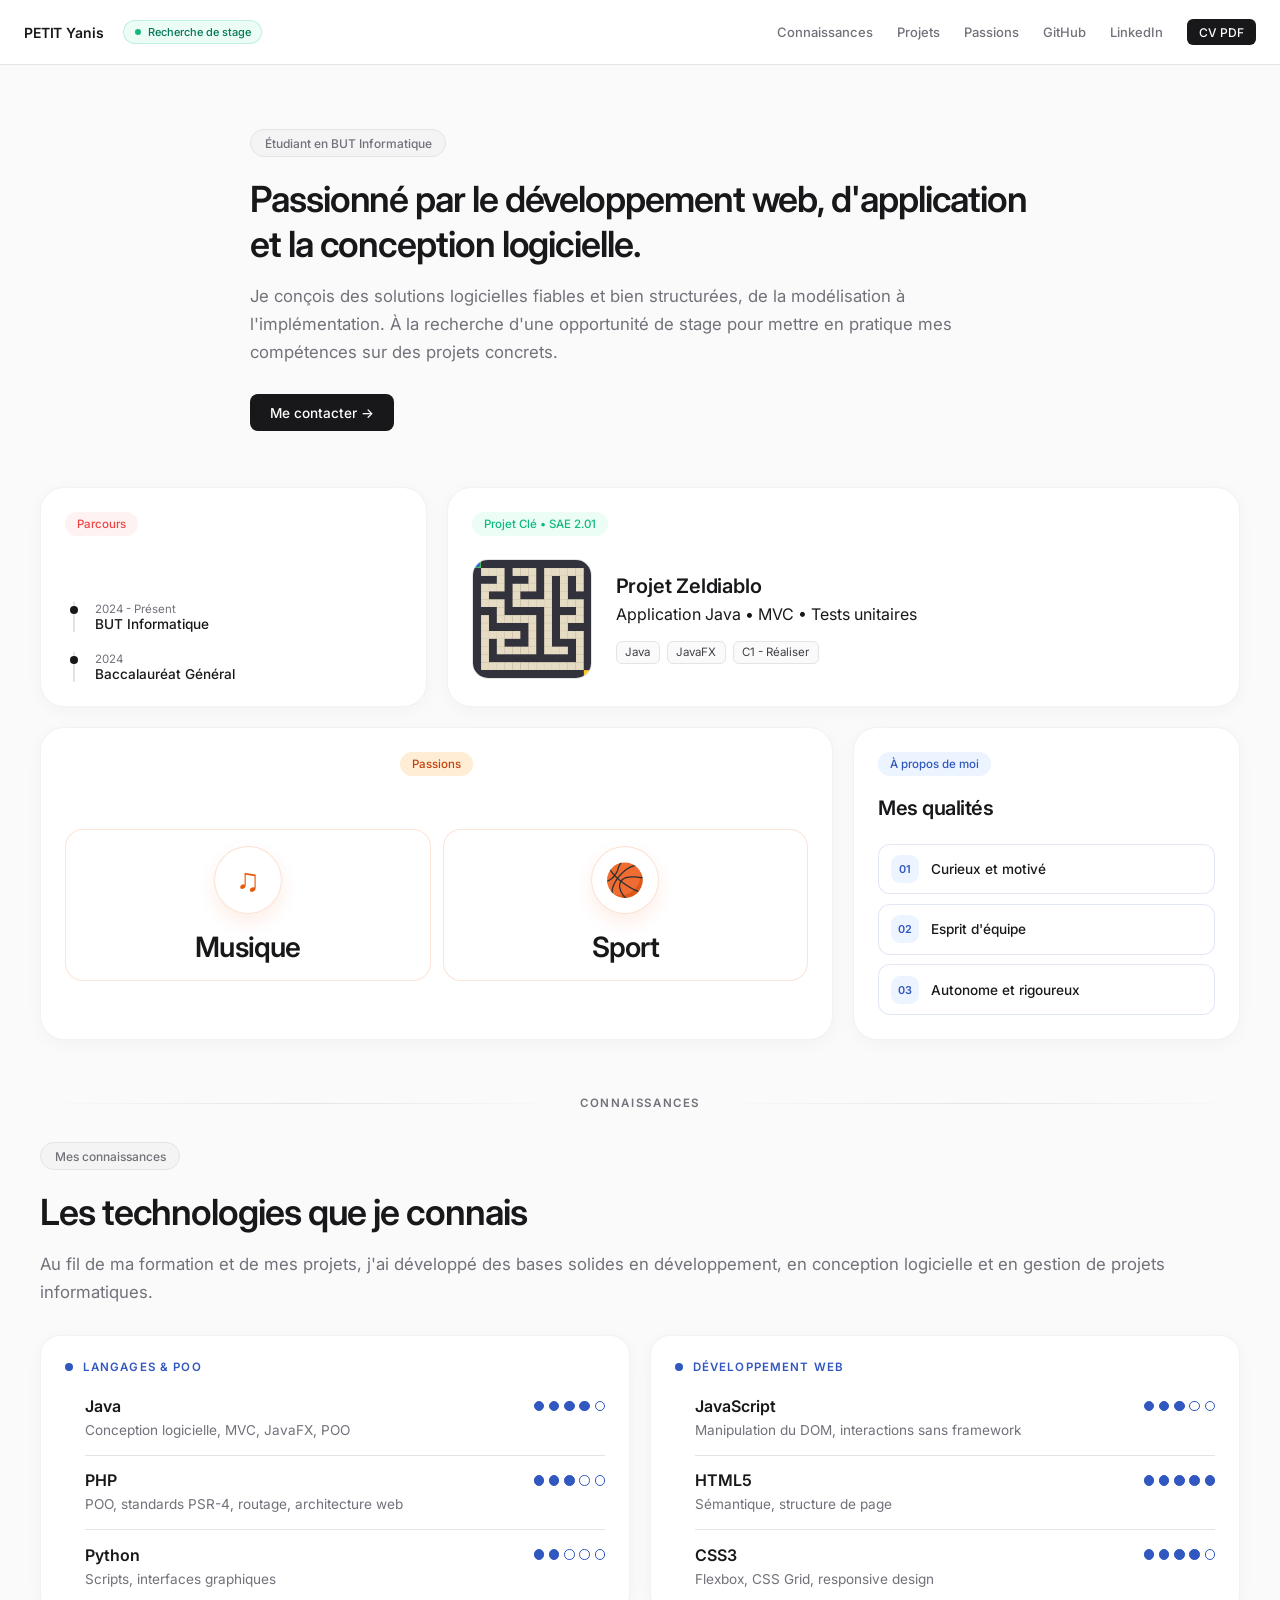
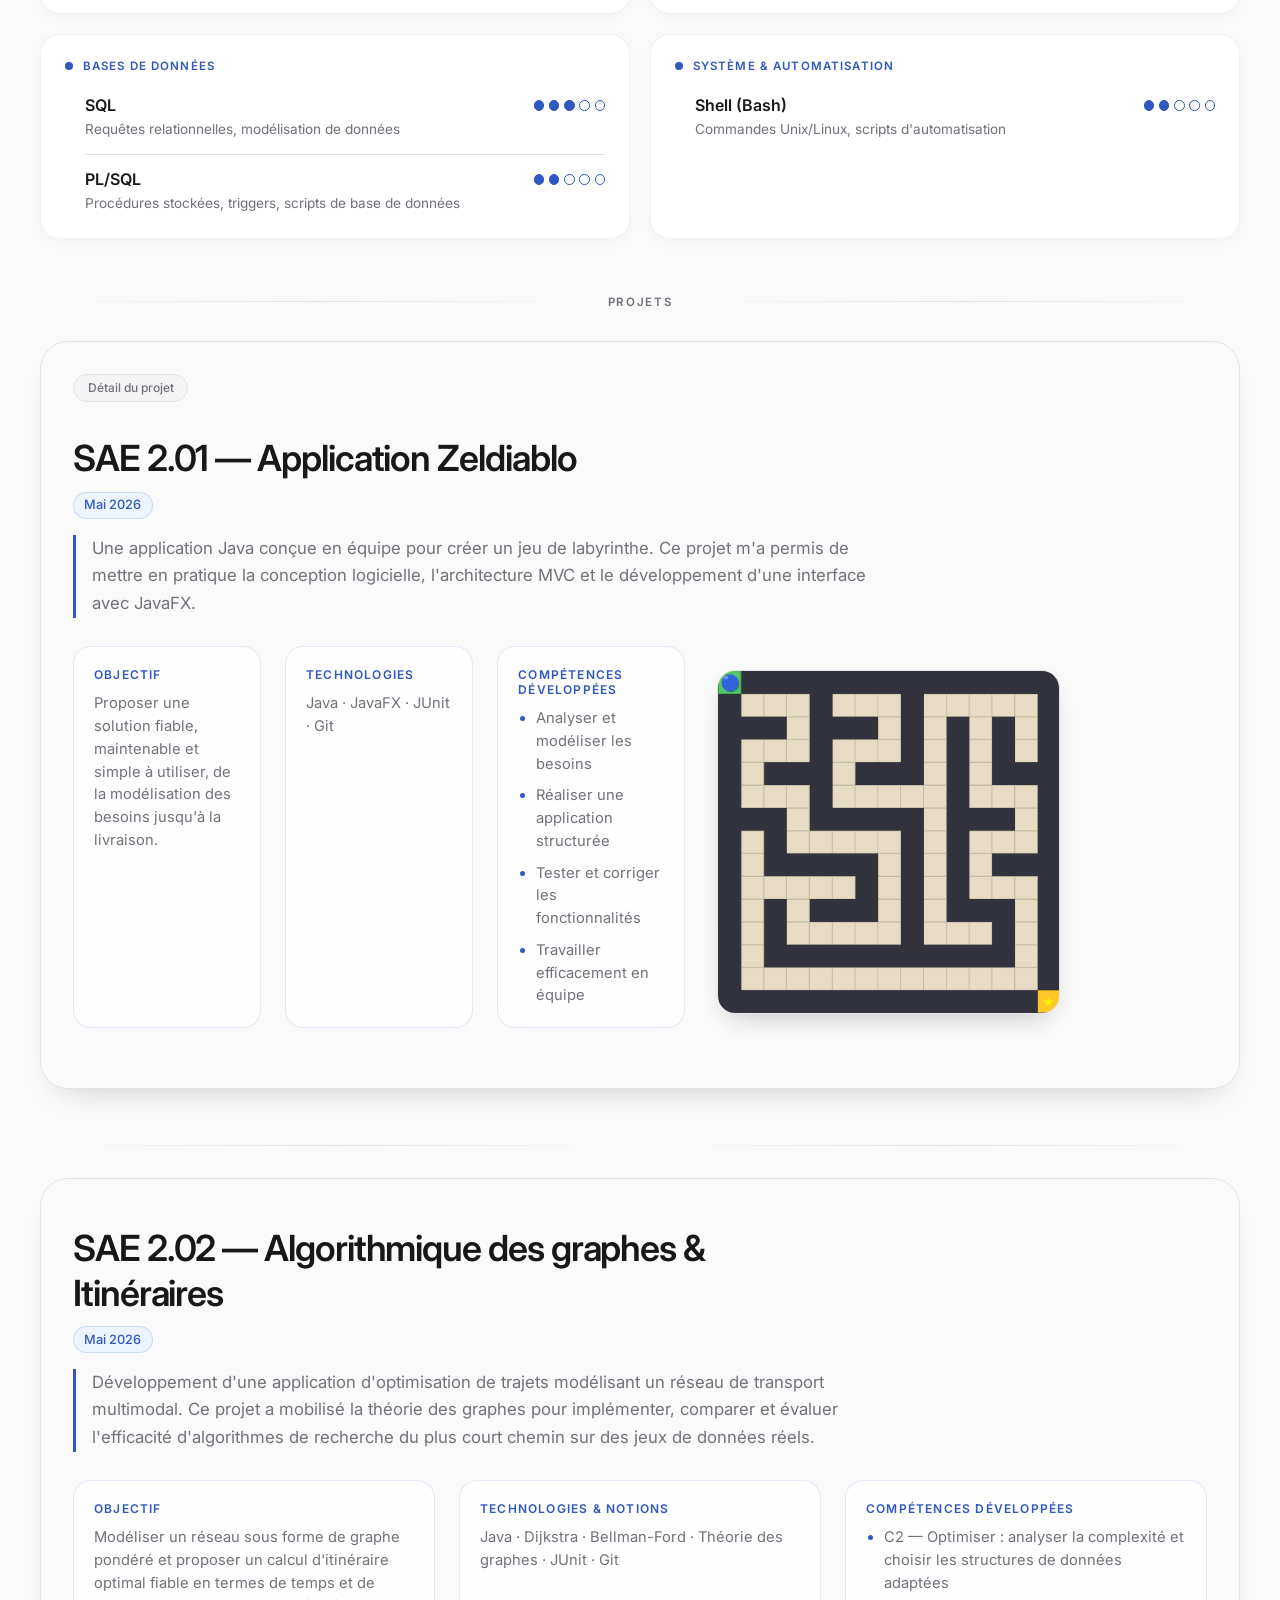
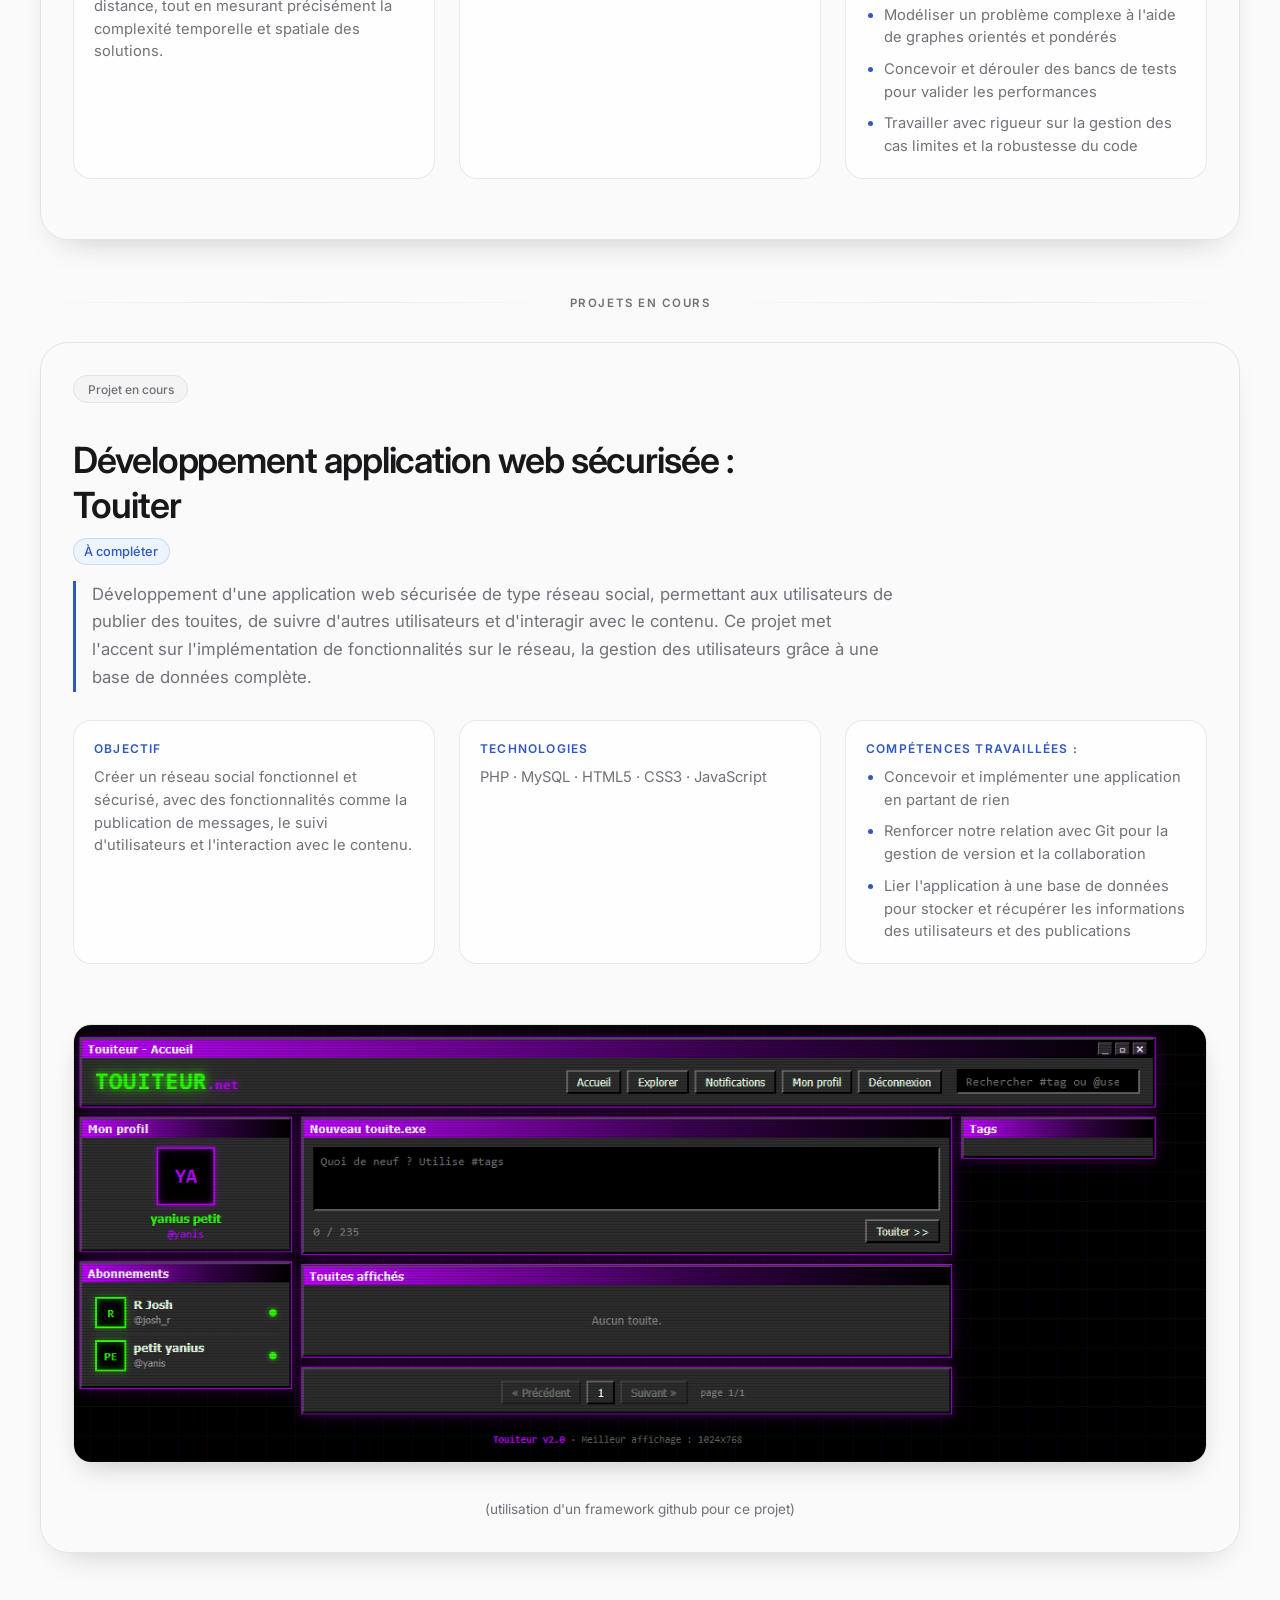
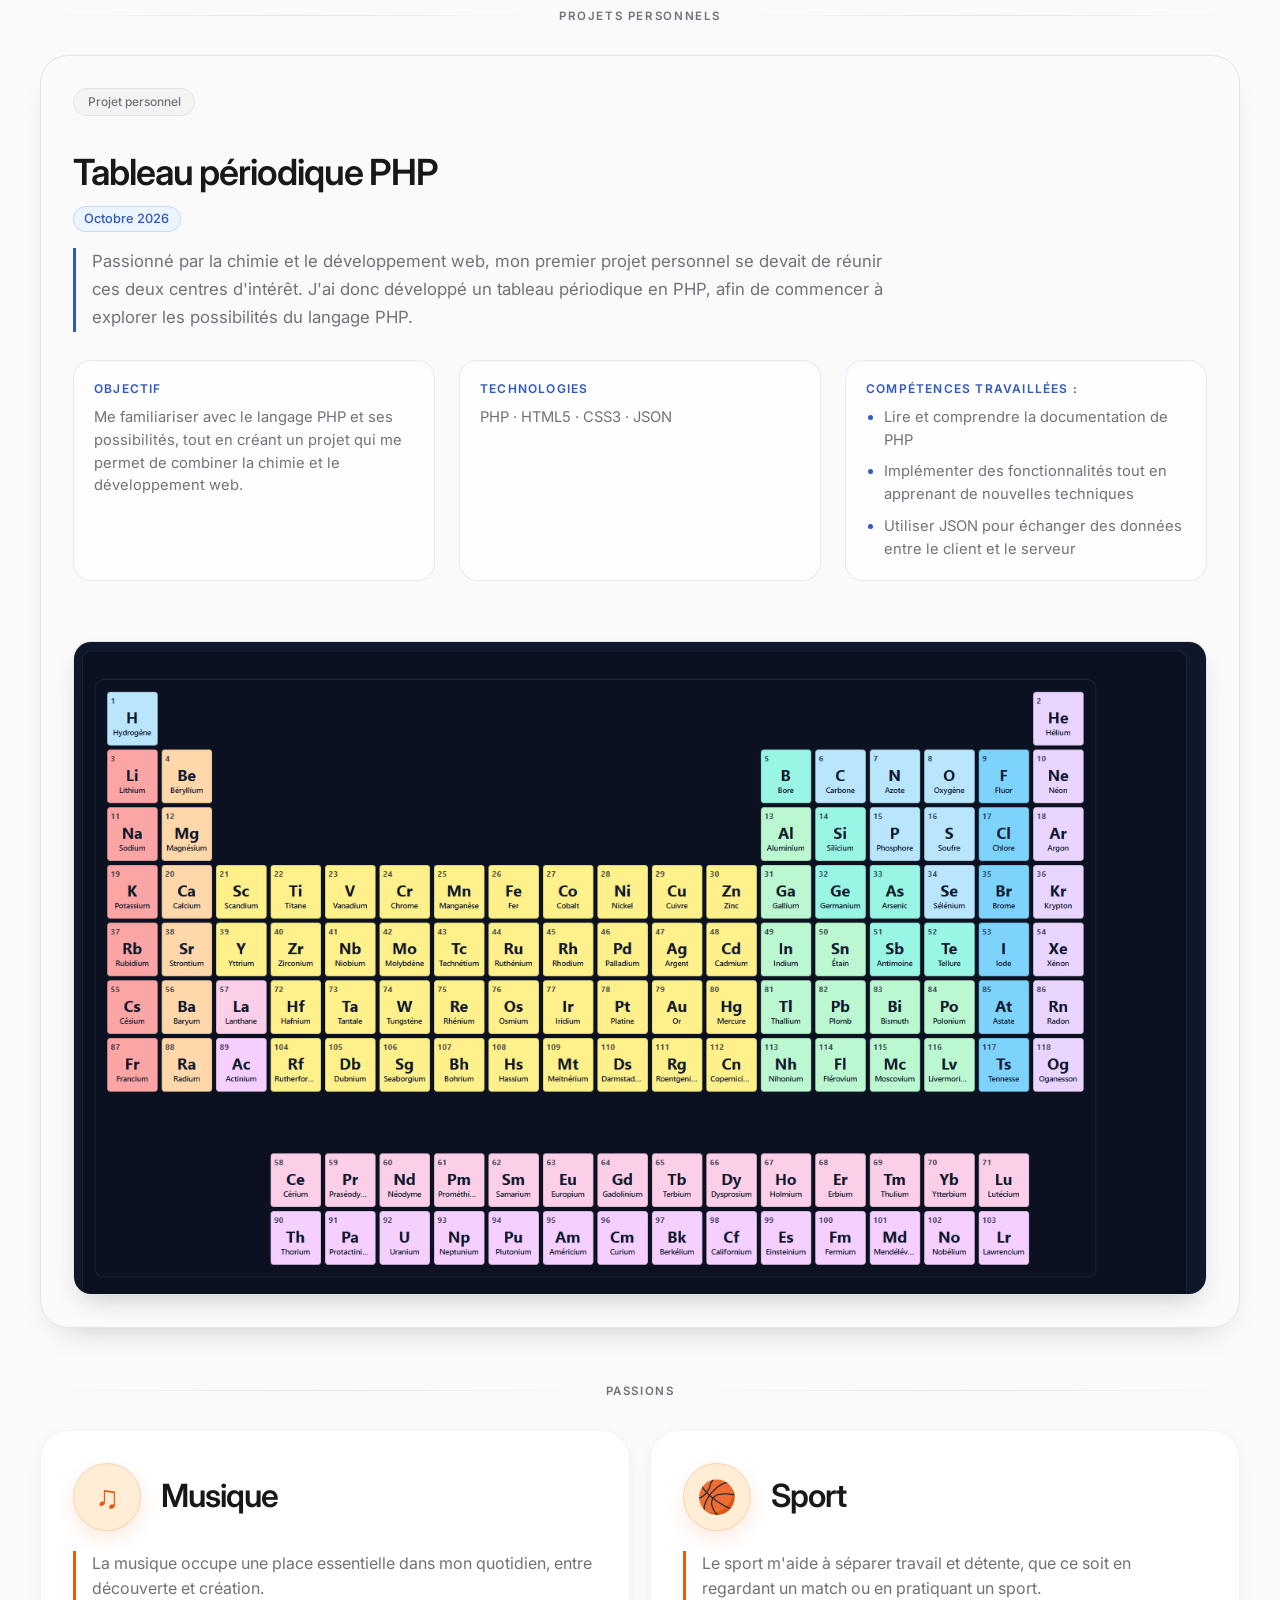
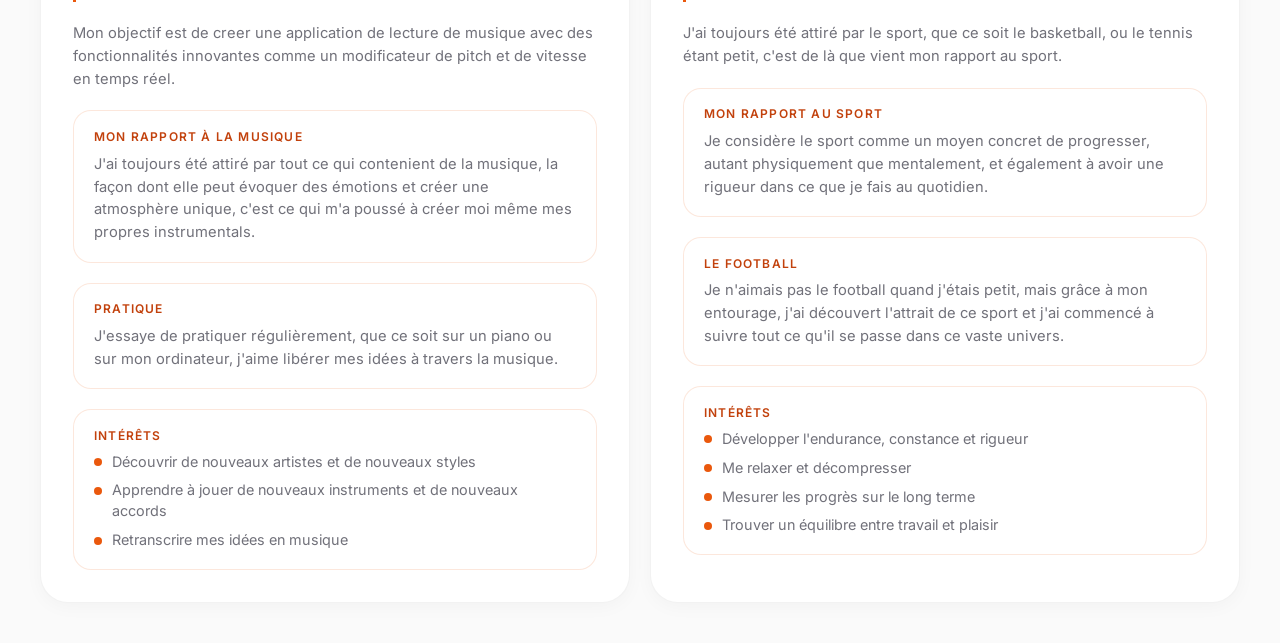
<file: index.html>
<!doctype html>
<html lang="fr">

<head>
    <meta charset="UTF-8" />
    <meta name="viewport" content="width=device-width, initial-scale=1.0" />
    <title>Portfolio - Yanis PETIT</title>
    <meta name="description" content="Portfolio de Yanis Petit, étudiant en BUT Informatique : projets, connaissances et passions." />

    <!-- Police Inter -->
    <link rel="preconnect" href="https://fonts.googleapis.com" />
    <link rel="preconnect" href="https://fonts.gstatic.com" crossorigin />
    <link href="https://fonts.googleapis.com/css2?family=Inter:wght@400;500;600&amp;display=swap" rel="stylesheet" />

    <link rel="stylesheet" href="css/style.css" />
</head>

<body class="site-body">
    <!-- ============ En-tête ============ -->
    <header class="header">
        <div class="header-container">
            <div class="identity-group">
                <a href="#" class="brand-link"><span class="brand-name">PETIT Yanis</span></a>
                <div class="status-badge">
                    <span class="status-badge-dot"></span>
                    <span class="status-badge-text">Recherche de stage</span>
                </div>
            </div>

            <nav class="nav-menu" aria-label="Navigation principale">
                <a href="#connaissances" class="nav-link nav-link-internal">Connaissances</a>
                <a href="#detail-projet" class="nav-link nav-link-internal">Projets</a>
                <a href="#detail-musique" class="nav-link nav-link-internal">Passions</a>
                <a href="https://github.com/PETITYanis" target="_blank" rel="noreferrer" class="nav-link">GitHub</a>
                <a href="https://www.linkedin.com/in/yanis-petit-74260340a/" target="_blank" rel="noreferrer" class="nav-link">LinkedIn</a>
                <a href="html/cv.html" target="_blank" rel="noopener noreferrer" class="nav-button-cv">
            CV PDF
          </a>
            </nav>
        </div>
    </header>

    <main class="main-container">
        <!-- ============ Hero ============ -->
        <section class="hero-section">
            <span class="hero-badge">Étudiant en BUT Informatique</span>
            <h1 class="hero-title">
                Passionné par le développement web, d'application et la conception logicielle.
            </h1>
            <p class="hero-bio">
                Je conçois des solutions logicielles fiables et bien structurées, de la modélisation à l'implémentation. À la recherche d'une opportunité de stage pour mettre en pratique mes compétences sur des projets concrets.
            </p>
            <div class="hero-actions">
                <a href="mailto:yanispetit200702@gmail.com" class="hero-btn-primary">Me contacter &rarr;</a>
            </div>
        </section>

        <!-- ============ Aperçu (bento) ============ -->
        <section class="bento-grid" id="apercu" aria-label="Aperçu">
            <article class="bento-card bento-card-static bento-card-timeline">
                <span class="card-badge card-badge-timeline">Parcours</span>
                <div class="timeline-container">
                    <ul class="timeline-list">
                        <li class="timeline-item">
                            <span class="timeline-dot"></span>
                            <span class="timeline-date">2024 - Présent</span>
                            <span class="timeline-title">BUT Informatique</span>
                        </li>
                        <li class="timeline-item">
                            <span class="timeline-dot"></span>
                            <span class="timeline-date">2024</span>
                            <span class="timeline-title">Baccalauréat Général</span>
                        </li>
                    </ul>
                </div>
            </article>

            <article class="bento-card bento-card-project" tabindex="0" data-scroll-target="detail-projet">
                <span class="card-badge card-badge-project">Projet Clé &bull; SAE 2.01</span>
                <div class="project-body">
                    <div class="project-thumbnail">
                        <img src="images/img_sae2.01.png" alt="Aperçu du projet Zeldiablo" class="project-image" />
                    </div>
                    <div class="project-details">
                        <h2 class="project-title">Projet Zeldiablo</h2>
                        <p class="project-subtitle">Application Java &bull; MVC &bull; Tests unitaires</p>
                        <div class="project-tags">
                            <span class="tag-pill">Java</span>
                            <span class="tag-pill">JavaFX</span>
                            <span class="tag-pill">C1 - Réaliser</span>
                        </div>
                    </div>
                </div>
            </article>

            <article class="bento-card bento-card-music" tabindex="0" data-scroll-target="detail-musique">
                <span class="card-badge card-badge-music">Passions</span>
                <div class="music-body">
                    <button class="music-part" type="button" data-scroll-target="detail-musique">
              <span class="music-icon" aria-hidden="true">&#9835;</span>
              <span class="music-title">Musique</span>
            </button>
                    <button class="music-part" type="button" data-scroll-target="detail-sport">
              <span class="music-icon music-icon-sport" aria-hidden="true">&#127936;</span>
              <span class="music-title">Sport</span>
            </button>
                </div>
            </article>

            <article class="bento-card bento-card-static bento-card-about">
                <span class="card-badge card-badge-about">À propos de moi</span>
                <div class="about-body">
                    <h2 class="about-title">Mes qualités</h2>
                    <ul class="qualities-list">
                        <li class="qualities-item"><span class="quality-index">01</span><span class="quality-text">Curieux et motivé</span></li>
                        <li class="qualities-item"><span class="quality-index">02</span><span class="quality-text">Esprit d'équipe</span></li>
                        <li class="qualities-item"><span class="quality-index">03</span><span class="quality-text">Autonome et rigoureux</span></li>
                    </ul>
                </div>
            </article>
        </section>

        <!-- ============ Connaissances ============ -->
        <div class="section-separator" aria-hidden="true"><span>Connaissances</span></div>

        <section id="connaissances" class="content-section">
            <span class="detail-badge">Mes connaissances</span>
            <h2 class="detail-title">Les technologies que je connais</h2>
            <p class="detail-description">
                Au fil de ma formation et de mes projets, j'ai développé des bases solides en développement, en conception logicielle et en gestion de projets informatiques.
            </p>

            <div class="skills-grid">
                <article class="skill-card">
                    <h3 class="skill-card-title">Langages &amp; POO</h3>
                    <ul class="skill-list">
                        <li class="skill-item">
                            <div class="skill-head">
                                <span class="skill-name">Java</span>
                                <span class="level-bubbles" role="img" aria-label="4 sur 5"><span class="level-bubble level-bubble-filled"></span><span class="level-bubble level-bubble-filled"></span><span class="level-bubble level-bubble-filled"></span>
                                <span class="level-bubble level-bubble-filled"></span><span class="level-bubble"></span></span>
                            </div>
                            <p class="skill-desc">Conception logicielle, MVC, JavaFX, POO</p>
                        </li>
                        <li class="skill-item">
                            <div class="skill-head">
                                <span class="skill-name">PHP</span>
                                <span class="level-bubbles" role="img" aria-label="3 sur 5"><span class="level-bubble level-bubble-filled"></span><span class="level-bubble level-bubble-filled"></span><span class="level-bubble level-bubble-filled"></span>
                                <span class="level-bubble"></span><span class="level-bubble"></span></span>
                            </div>
                            <p class="skill-desc">POO, standards PSR-4, routage, architecture web</p>
                        </li>
                        <li class="skill-item">
                            <div class="skill-head">
                                <span class="skill-name">Python</span>
                                <span class="level-bubbles" role="img" aria-label="2 sur 5"><span class="level-bubble level-bubble-filled"></span><span class="level-bubble level-bubble-filled"></span><span class="level-bubble"></span><span class="level-bubble"></span>
                                <span class="level-bubble"></span>
                                </span>
                            </div>
                            <p class="skill-desc">Scripts, interfaces graphiques</p>
                        </li>
                    </ul>
                </article>
                <article class="skill-card">
                    <h3 class="skill-card-title">Développement web</h3>
                    <ul class="skill-list">
                        <li class="skill-item">
                            <div class="skill-head">
                                <span class="skill-name">JavaScript</span>
                                <span class="level-bubbles" role="img" aria-label="3 sur 5"><span class="level-bubble level-bubble-filled"></span><span class="level-bubble level-bubble-filled"></span><span class="level-bubble level-bubble-filled"></span>
                                <span class="level-bubble"></span><span class="level-bubble"></span></span>
                            </div>
                            <p class="skill-desc">Manipulation du DOM, interactions sans framework</p>
                        </li>
                        <li class="skill-item">
                            <div class="skill-head">
                                <span class="skill-name">HTML5</span>
                                <span class="level-bubbles" role="img" aria-label="5 sur 5"><span class="level-bubble level-bubble-filled"></span><span class="level-bubble level-bubble-filled"></span><span class="level-bubble level-bubble-filled"></span>
                                <span class="level-bubble level-bubble-filled"></span><span class="level-bubble level-bubble-filled"></span></span>
                            </div>
                            <p class="skill-desc">Sémantique, structure de page</p>
                        </li>
                        <li class="skill-item">
                            <div class="skill-head">
                                <span class="skill-name">CSS3</span>
                                <span class="level-bubbles" role="img" aria-label="4 sur 5"><span class="level-bubble level-bubble-filled"></span><span class="level-bubble level-bubble-filled"></span><span class="level-bubble level-bubble-filled"></span>
                                <span class="level-bubble level-bubble-filled"></span><span class="level-bubble"></span></span>
                            </div>
                            <p class="skill-desc">Flexbox, CSS Grid, responsive design</p>
                        </li>
                    </ul>
                </article>
                <article class="skill-card">
                    <h3 class="skill-card-title">Bases de données</h3>
                    <ul class="skill-list">
                        <li class="skill-item">
                            <div class="skill-head">
                                <span class="skill-name">SQL</span>
                                <span class="level-bubbles" role="img" aria-label="3 sur 5"><span class="level-bubble level-bubble-filled"></span><span class="level-bubble level-bubble-filled"></span><span class="level-bubble level-bubble-filled"></span>
                                <span class="level-bubble"></span><span class="level-bubble"></span></span>
                            </div>
                            <p class="skill-desc">Requêtes relationnelles, modélisation de données</p>
                        </li>
                        <li class="skill-item">
                            <div class="skill-head">
                                <span class="skill-name">PL/SQL</span>
                                <span class="level-bubbles" role="img" aria-label="2 sur 5"><span class="level-bubble level-bubble-filled"></span><span class="level-bubble level-bubble-filled"></span><span class="level-bubble"></span><span class="level-bubble"></span>
                                <span class="level-bubble"></span>
                                </span>
                            </div>
                            <p class="skill-desc">Procédures stockées, triggers, scripts de base de données</p>
                        </li>
                    </ul>
                </article>
                <article class="skill-card">
                    <h3 class="skill-card-title">Système &amp; automatisation</h3>
                    <ul class="skill-list">
                        <li class="skill-item">
                            <div class="skill-head">
                                <span class="skill-name">Shell (Bash)</span>
                                <span class="level-bubbles" role="img" aria-label="2 sur 5"><span class="level-bubble level-bubble-filled"></span><span class="level-bubble level-bubble-filled"></span><span class="level-bubble"></span><span class="level-bubble"></span>
                                <span class="level-bubble"></span>
                                </span>
                            </div>
                            <p class="skill-desc">Commandes Unix/Linux, scripts d'automatisation</p>
                        </li>
                    </ul>
                </article>
            </div>
        </section>

        <!-- ============ Projets ============ -->
        <div class="section-separator" aria-hidden="true"><span>Projets</span></div>

        <section id="detail-projet" class="content-section project-showcase">
            <span class="detail-badge">Détail du projet</span>
            <h2 class="detail-title">SAE 2.01 — Application Zeldiablo</h2>
            <p class="project-date">Mai 2026</p>
            <p class="detail-description">
                Une application Java conçue en équipe pour créer un jeu de labyrinthe. Ce projet m'a permis de mettre en pratique la conception logicielle, l'architecture MVC et le développement d'une interface avec JavaFX.
            </p>
            <div class="project-detail-layout">
                <div class="detail-grid">
                    <div>
                        <h3 class="detail-section-title">Objectif</h3>
                        <p class="detail-section-text">Proposer une solution fiable, maintenable et simple à utiliser, de la modélisation des besoins jusqu'à la livraison.</p>
                    </div>
                    <div>
                        <h3 class="detail-section-title">Technologies</h3>
                        <p class="detail-section-text">Java · JavaFX · JUnit · Git</p>
                    </div>
                    <div>
                        <h3 class="detail-section-title">Compétences développées</h3>
                        <ul>
                            <li class="detail-section-text">Analyser et modéliser les besoins</li>
                            <li class="detail-section-text">Réaliser une application structurée</li>
                            <li class="detail-section-text">Tester et corriger les fonctionnalités</li>
                            <li class="detail-section-text">Travailler efficacement en équipe</li>
                        </ul>
                    </div>
                </div>
                <img src="images/img_sae2.01.png" alt="Aperçu du projet Zeldiablo" class="project-detail-image" loading="lazy" />
            </div>
        </section>

        <div class="section-separator" aria-hidden="true"></div>

        <section id="detail-projet-2" class="content-section project-showcase">
            <h2 class="detail-title">SAE 2.02 — Algorithmique des graphes &amp; Itinéraires</h2>
            <p class="project-date">Mai 2026</p>
            <p class="detail-description">
                Développement d'une application d'optimisation de trajets modélisant un réseau de transport multimodal. Ce projet a mobilisé la théorie des graphes pour implémenter, comparer et évaluer l'efficacité d'algorithmes de recherche du plus court chemin sur
                des jeux de données réels.
            </p>
            <div class="detail-grid">
                <div>
                    <h3 class="detail-section-title">Objectif</h3>
                    <p class="detail-section-text">Modéliser un réseau sous forme de graphe pondéré et proposer un calcul d'itinéraire optimal fiable en termes de temps et de distance, tout en mesurant précisément la complexité temporelle et spatiale des solutions.</p>
                </div>
                <div>
                    <h3 class="detail-section-title">Technologies &amp; Notions</h3>
                    <p class="detail-section-text">Java · Dijkstra · Bellman-Ford · Théorie des graphes · JUnit · Git</p>
                </div>
                <div>
                    <h3 class="detail-section-title">Compétences développées</h3>
                    <ul>
                        <li class="detail-section-text">C2 — Optimiser : analyser la complexité et choisir les structures de données adaptées</li>
                        <li class="detail-section-text">Modéliser un problème complexe à l'aide de graphes orientés et pondérés</li>
                        <li class="detail-section-text">Concevoir et dérouler des bancs de tests pour valider les performances</li>
                        <li class="detail-section-text">Travailler avec rigueur sur la gestion des cas limites et la robustesse du code</li>
                    </ul>
                </div>
            </div>
        </section>

        <div class="section-separator" aria-hidden="true"><span>Projets en cours</span></div>

        <section id="detail-projet-3" class="content-section project-showcase">
            <span class="detail-badge">Projet en cours</span>
            <h2 class="detail-title">Développement application web sécurisée : Touiter</h2>
            <p class="project-date">À compléter</p>
            <p class="detail-description">
                Développement d'une application web sécurisée de type réseau social, permettant aux utilisateurs de publier des touites, de suivre d'autres utilisateurs et d'interagir avec le contenu. Ce projet met l'accent sur l'implémentation de fonctionnalités sur
                le réseau, la gestion des utilisateurs grâce à une base de données complète.
            </p>
            <div class="project-detail-layout project-detail-layout-single">
                <div class="detail-grid">
                    <div>
                        <h3 class="detail-section-title">Objectif</h3>
                        <p class="detail-section-text">Créer un réseau social fonctionnel et sécurisé, avec des fonctionnalités comme la publication de messages, le suivi d'utilisateurs et l'interaction avec le contenu.</p>
                    </div>
                    <div>
                        <h3 class="detail-section-title">Technologies</h3>
                        <p class="detail-section-text">PHP · MySQL · HTML5 · CSS3 · JavaScript</p>
                    </div>
                    <div>
                        <h3 class="detail-section-title">Compétences travaillées :</h3>
                        <ul>
                            <li class="detail-section-text">Concevoir et implémenter une application en partant de rien</li>
                            <li class="detail-section-text">Renforcer notre relation avec Git pour la gestion de version et la collaboration</li>
                            <li class="detail-section-text">Lier l'application à une base de données pour stocker et récupérer les informations des utilisateurs et des publications</li>
                        </ul>
                    </div>
                </div>
                <img src="images/sae_web_template.png" alt="Aperçu du projet Touiter" class="project-detail-image project-detail-image-wide" loading="lazy" />
                <p class="project-note">(utilisation d'un framework github pour ce projet)</p>
            </div>
        </section>

        <div class="section-separator" aria-hidden="true"><span>Projets personnels</span></div>

        <section id="detail-projet-4" class="content-section project-showcase">
            <span class="detail-badge">Projet personnel</span>
            <h2 class="detail-title">Tableau périodique PHP</h2>
            <p class="project-date">Octobre 2026</p>
            <p class="detail-description">
                Passionné par la chimie et le développement web, mon premier projet personnel se devait de réunir ces deux centres d'intérêt. J'ai donc développé un tableau périodique en PHP, afin de commencer à explorer les possibilités du langage PHP.
            </p>
            <div class="project-detail-layout project-detail-layout-single">
                <div class="detail-grid">
                    <div>
                        <h3 class="detail-section-title">Objectif</h3>
                        <p class="detail-section-text">Me familiariser avec le langage PHP et ses possibilités, tout en créant un projet qui me permet de combiner la chimie et le développement web.</p>
                    </div>
                    <div>
                        <h3 class="detail-section-title">Technologies</h3>
                        <p class="detail-section-text">PHP · HTML5 · CSS3 · JSON </p>
                    </div>
                    <div>
                        <h3 class="detail-section-title">Compétences travaillées :</h3>
                        <ul>
                            <li class="detail-section-text">Lire et comprendre la documentation de PHP</li>
                            <li class="detail-section-text">Implémenter des fonctionnalités tout en apprenant de nouvelles techniques</li>
                            <li class="detail-section-text">Utiliser JSON pour échanger des données entre le client et le serveur</li>
                        </ul>
                    </div>
                </div>
                <img src="images/tableau_periodique_php.png" alt="Aperçu du projet Tableau périodique" class="project-detail-image project-detail-image-wide" loading="lazy" />
            </div>
        </section>

        <!-- ============ Passions ============ -->
        <div class="section-separator" aria-hidden="true"><span>Passions</span></div>

        <div class="passions-grid">
            <article id="detail-musique" class="passion-card">
                <header class="passion-head">
                    <span class="passion-icon" aria-hidden="true">&#9835;</span>
                    <div>
                        <h2 class="passion-title">Musique</h2>
                    </div>
                </header>
                <p class="passion-intro">La musique occupe une place essentielle dans mon quotidien, entre découverte et création. </p>
                <p class="passion-text">Mon objectif est de creer une application de lecture de musique avec des fonctionnalités innovantes comme un modificateur de pitch et de vitesse en temps réel.</p>

                <div class="passion-block">
                    <h3 class="passion-label">Mon rapport à la musique</h3>
                    <p class="passion-text">J'ai toujours été attiré par tout ce qui contenient de la musique, la façon dont elle peut évoquer des émotions et créer une atmosphère unique, c'est ce qui m'a poussé à créer moi même mes propres instrumentals.</p>
                </div>
                <div class="passion-block">
                    <h3 class="passion-label">Pratique</h3>
                    <p class="passion-text">J'essaye de pratiquer régulièrement, que ce soit sur un piano ou sur mon ordinateur, j'aime libérer mes idées à travers la musique.</p>
                </div>
                <div class="passion-block">
                    <h3 class="passion-label">Intérêts</h3>
                    <ul class="passion-list">
                        <li>Découvrir de nouveaux artistes et de nouveaux styles</li>
                        <li>Apprendre à jouer de nouveaux instruments et de nouveaux accords</li>
                        <li>Retranscrire mes idées en musique</li>
                    </ul>
                </div>
            </article>

            <article id="detail-sport" class="passion-card">
                <header class="passion-head">
                    <span class="passion-icon" aria-hidden="true">&#127936;</span>
                    <div>
                        <h2 class="passion-title">Sport</h2>
                    </div>
                </header>
                <p class="passion-intro">Le sport m'aide à séparer travail et détente, que ce soit en regardant un match ou en pratiquant un sport.</p>
                <p class="passion-text">J'ai toujours été attiré par le sport, que ce soit le basketball, ou le tennis étant petit, c'est de là que vient mon rapport au sport.</p>

                <div class="passion-block">
                    <h3 class="passion-label">Mon rapport au sport</h3>
                    <p class="passion-text">Je considère le sport comme un moyen concret de progresser, autant physiquement que mentalement, et également à avoir une rigueur dans ce que je fais au quotidien.</p>
                </div>
                <div class="passion-block">
                    <h3 class="passion-label">Le football</h3>
                    <p class="passion-text">Je n'aimais pas le football quand j'étais petit, mais grâce à mon entourage, j'ai découvert l'attrait de ce sport et j'ai commencé à suivre tout ce qu'il se passe dans ce vaste univers.</p>
                </div>
                <div class="passion-block">
                    <h3 class="passion-label">Intérêts</h3>
                    <ul class="passion-list">
                        <li>Développer l'endurance, constance et rigueur</li>
                        <li>Me relaxer et décompresser</li>
                        <li>Mesurer les progrès sur le long terme</li>
                        <li>Trouver un équilibre entre travail et plaisir</li>
                    </ul>
                </div>
            </article>
        </div>
    </main>
    <script src="js/script.js"></script>
</body>

</html>
</file>
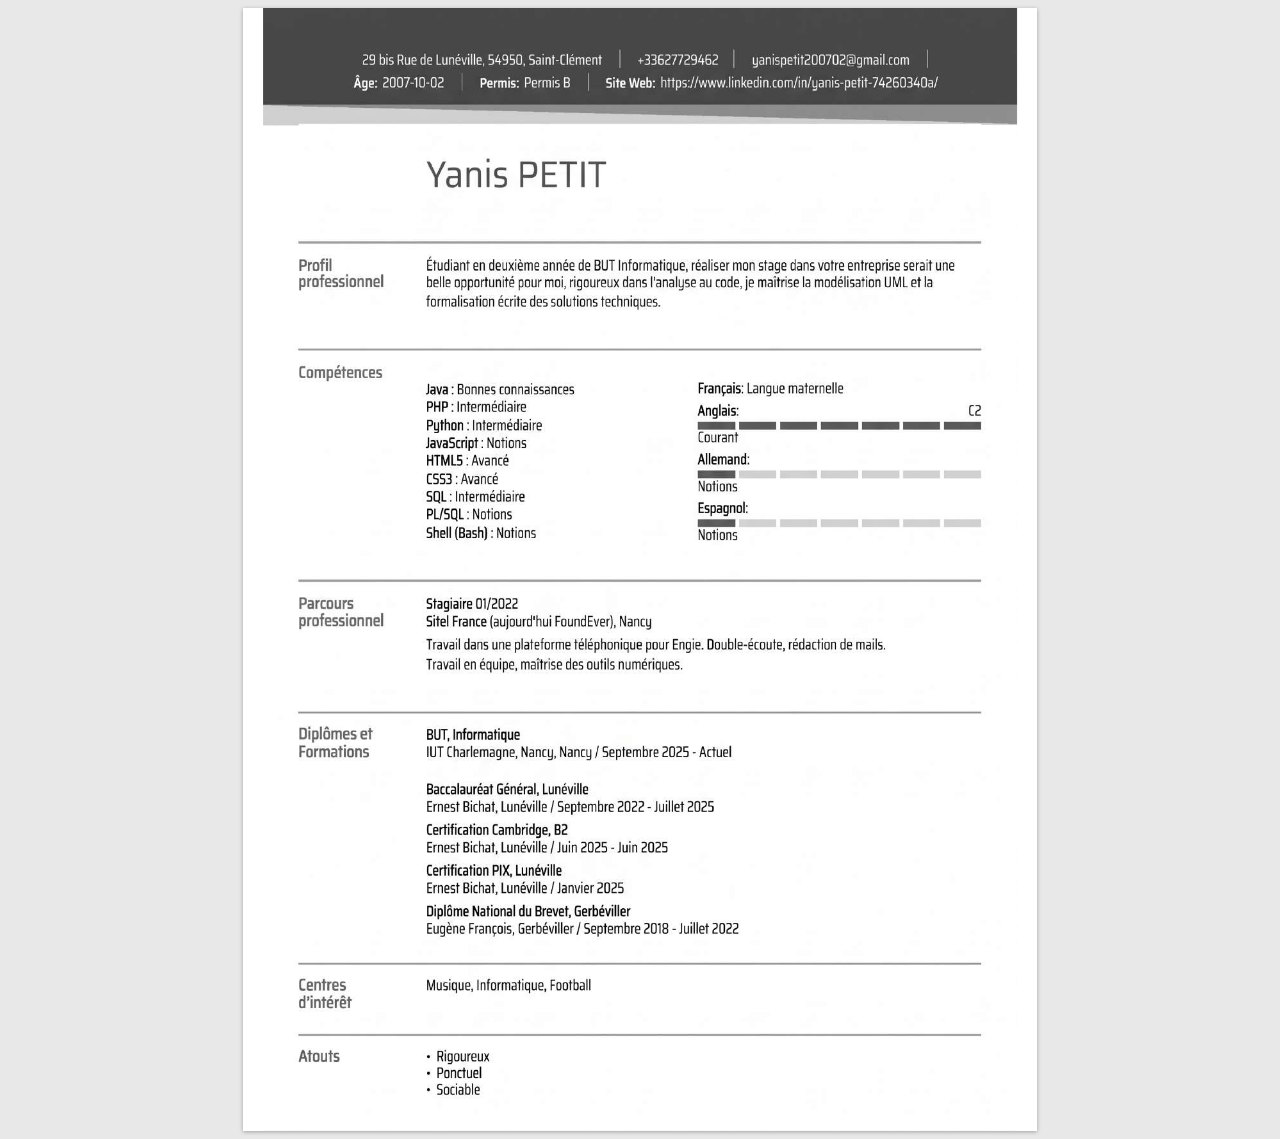
<file: html/cv.html>
<!DOCTYPE html>
<html>
<head>
<meta charset="utf-8">
<meta name="viewport" content="width=device-width, initial-scale=1">
<title>upload_evt3slbaaohdwwvutp7msqlapt.pdf</title>
<style>
/* pdf2html base stylesheet — fixed-layout, faithful page reproduction. */
html, body { margin: 0; padding: 0; }
body { background: #e8e8e8; }

/* One page = a positioning context sized to the PDF page box (CSS px). isolation:isolate makes it a
   stacking context so each page's per-element paint-order z-indexes stay self-contained (and the fixed
   sidebars keep sitting above every page's content, form fields included). */
.page {
	position: relative;
	isolation: isolate;
	margin: 8px auto;
	background: #fff;
	box-shadow: 0 1px 4px rgba(0, 0, 0, .3);
	overflow: hidden;
}

/* The text-suppressed background raster (vectors + images), behind the text. */
.bg {
	position: absolute;
	left: 0;
	top: 0;
	z-index: 0;
	user-select: none;
	-webkit-user-select: none;
	pointer-events: none;
}

/* Type3-only transparent overlay (Type3Mode.IMAGE): Type3 glyph shapes above the background, below text. */
.t3o {
	position: absolute;
	left: 0;
	top: 0;
	z-index: 0;
	user-select: none;
	-webkit-user-select: none;
	pointer-events: none;
	image-orientation: none;
}

/* A positioned text run. transform + font-size carry position/rotation/scale; the pooled style class
   carries font-family/size/color. Runs are emitted in logical reading order (tagged PDFs) but carry an
   inline z-index equal to their paint sequence, so visual stacking is unaffected by the DOM order. */
.t {
	position: absolute;
	left: 0;
	top: 0;
	z-index: 1;
	white-space: pre;
	line-height: 1;
	transform-origin: 0 0;
	display: inline-block;
}

/* An extracted image. Each element carries an inline z-index equal to its paint sequence (this class value
   is only a fallback), so images stack correctly over/under text and vectors no matter the DOM order. */
.im {
	position: absolute;
	left: 0;
	top: 0;
	z-index: 1;
	transform-origin: 0 0;
	display: block;
	/* PDF placement ignores EXIF Orientation; browsers honour it by default. Pass-through JPEGs may carry
	   an Orientation tag, so pin it off to match the PDF (no-op for re-encoded images, which have no EXIF). */
	image-orientation: none;
}

/* An extracted vector layer (SVG). Carries an inline z-index equal to its group's paint sequence (this
   class value is only a fallback), so it layers correctly against text and images regardless of DOM order. */
.vec {
	position: absolute;
	left: 0;
	top: 0;
	z-index: 1;
	overflow: visible;
	pointer-events: none;
}

/* Zero-size internal-link target anchor at a destination's exact Y; scroll lands here, not the page top. */
.dst {
	position: absolute;
	left: 0;
	width: 0;
	height: 0;
	scroll-margin-top: 8px;
}

/* Zero-size holder for <clipPath> defs referenced by clipped vector paths; takes no layout space. */
.cdefs {
	position: absolute;
	width: 0;
	height: 0;
	overflow: hidden;
}

/* A detected ruled table (opt-in): a real, copyable/accessible <table> sized to the grid, laid over the
   visual layer. Cells are transparent and border-less so the ruling lines and fills underneath show. */
.tbl {
	position: absolute;
	z-index: 1000000000; /* above the paint-order content band (runs/images/vectors carry z-index = paint seq) */
	border-collapse: collapse;
	table-layout: fixed;
	margin: 0;
	color: #000;
	line-height: 1.1;
}
.tbl td {
	border: 0;
	padding: 1px 2px;
	overflow: hidden;
	vertical-align: middle;
	text-align: left;
	white-space: normal;
	word-break: break-word;
}

/* Interactive link boxes and form controls, above the text/image/table layer (which uses a paint-order
   z-index band). Kept below the fixed sidebars (z-index:10 in the root context; each .page isolates its
   own high z-indexes). */
.lnk {
	position: absolute;
	z-index: 2000000000;
	display: block;
}

.fld {
	position: absolute;
	z-index: 2000000000;
	box-sizing: border-box;
	font-size: 12px;
	margin: 0;
}

/* Collapsible navigation sidebars (opt-in): outline (bookmarks) on the left, thumbnails on the right.
   Both are fixed, scroll independently, sit above the pages and are hidden when printing. */
.toc, .thumbs {
	position: fixed;
	top: 0;
	bottom: 0;
	z-index: 10;
	background: rgba(250, 250, 250, .97);
	box-shadow: 0 0 6px rgba(0, 0, 0, .25);
	overflow: auto;
	font-family: sans-serif;
	font-size: 13px;
	-webkit-user-select: none;
	user-select: none;
}
.toc {
	left: 0;
	width: 250px;
}
.thumbs {
	right: 0;
	width: 172px;
}
.toc summary, .thumbs summary {
	cursor: pointer;
	padding: 8px 10px;
	font-weight: bold;
	position: sticky;
	top: 0;
	background: inherit;
	border-bottom: 1px solid #ddd;
}
.toc ul {
	list-style: none;
	margin: 0;
	padding-left: 12px;
}
.toc li {
	margin: 1px 0;
}
.toc a, .toc span {
	display: block;
	padding: 2px 6px;
	text-decoration: none;
	white-space: nowrap;
	overflow: hidden;
	text-overflow: ellipsis;
}
.toc a {
	color: #06c;
}
.toc a:hover {
	text-decoration: underline;
	background: #eef4ff;
}
.toc span {
	color: #333;
}
.thumbs ol {
	list-style: none;
	margin: 0;
	padding: 8px;
}
.thumbs li {
	margin: 0 0 10px;
	text-align: center;
}
.thumbs a {
	text-decoration: none;
	color: #666;
	font-size: 11px;
}
.thumbs img {
	display: block;
	width: 140px;
	height: auto;
	margin: 0 auto 2px;
	border: 1px solid #bbb;
	background: #fff;
}
.thumbs a:hover img {
	border-color: #06c;
	box-shadow: 0 0 0 2px #cfe0ff;
}

/* Print / PDF round-trip: one source page per printed page, no chrome margins or shadow.
   The exact paper size is pinned by a generated @page rule when all pages share one size. */
@media print {
	body { background: #fff; }
	.toc, .thumbs { display: none; }
	.page { margin: 0; box-shadow: none; break-after: page; }
	.page:last-child { break-after: auto; }
}
@page{size:793.33px 1122.67px;margin:0}
</style>
</head>
<body>
<style>
#p0{width:793.33px;height:1122.67px}
</style>
<div class="page" id="p0">
<img class="im" src="[data-uri]" style="z-index:1;width:753.18px;height:1122.67px;transform:matrix(1,0,0,1,20.08,0)" alt="">
</div>
</body>
</html>
</file>
<file: css/style.css>
/* ==========================================================================
   Portfolio — feuille de style
   Sommaire
   1. Variables & base
   2. En-tête (header)
   3. Mise en page générale & séparateurs
   4. Boutons
   5. Hero
   6. Bento grid (cartes d'aperçu)
   7. Sections de contenu (projets, passions)
   8. Connaissances (compétences)
   9. Accessibilité
   10. Responsive
   ========================================================================== */
        /* 1. Variables & base ----------------------------------------------------- */
        
         :root {
            --bg-color: #fafafa;
            --surface-color: #ffffff;
            --border-color: #e4e4e7;
            --text-main: #18181b;
            --text-muted: #71717a;
            --accent-green: #10b981;
            --accent-green-bg: #ecfdf5;
            --accent-blue: rgb(49, 87, 192);
            --accent-blue-bg: #ecf4ff;
            --accent-orange: #c2410c;
            --accent-orange-bg: #ffedd5;
            --accent-orange-light: #ea580c;
            --accent-red: #ef4444;
            --accent-red-bg: #fef2f2;
            --font-family: "Inter", -apple-system, BlinkMacSystemFont, "Segoe UI", Roboto, sans-serif;
            --content-width: 1200px;
            --shadow-card: 0 4px 20px -2px rgba(0, 0, 0, 0.04);
        }
        
        * {
            box-sizing: border-box;
            margin: 0;
            padding: 0;
        }
        
        html {
            scroll-padding-top: 90px;
            /* le contenu ne passe pas sous le header sticky */
        }
        
        .site-body {
            font-family: var(--font-family);
            background-color: var(--bg-color);
            color: var(--text-main);
            min-height: 100vh;
            -webkit-font-smoothing: antialiased;
        }
        /* 2. En-tête -------------------------------------------------------------- */
        
        .header {
            position: sticky;
            top: 0;
            z-index: 50;
            background-color: rgba(255, 255, 255, 0.85);
            backdrop-filter: blur(12px);
            -webkit-backdrop-filter: blur(12px);
            border-bottom: 1px solid var(--border-color);
        }
        
        .header-container {
            max-width: 1360px;
            margin: 0 auto;
            padding: 0 1.5rem;
            height: 64px;
            display: flex;
            align-items: center;
            justify-content: space-between;
        }
        
        .identity-group {
            display: flex;
            align-items: center;
            gap: 1.25rem;
        }
        
        .brand-link {
            text-decoration: none;
        }
        
        .brand-name {
            font-size: 0.875rem;
            font-weight: 600;
            color: var(--text-main);
            letter-spacing: -0.01em;
        }
        
        .status-badge {
            display: none;
            align-items: center;
            gap: 0.45rem;
            padding: 0.25rem 0.65rem;
            border-radius: 9999px;
            background-color: var(--accent-green-bg);
            border: 1px solid rgba(16, 185, 129, 0.2);
        }
        
        .status-badge-dot {
            width: 6px;
            height: 6px;
            border-radius: 50%;
            background-color: var(--accent-green);
            animation: pulse-dot 2s infinite ease-in-out;
        }
        
        .status-badge-text {
            font-size: 0.6875rem;
            font-weight: 500;
            color: #047857;
        }
        
        @keyframes pulse-dot {
            0%,
            100% {
                opacity: 1;
            }
            50% {
                opacity: 0.4;
            }
        }
        
        .nav-menu {
            display: flex;
            align-items: center;
            gap: 1rem;
        }
        
        .nav-link {
            font-size: 0.8125rem;
            font-weight: 500;
            color: var(--text-muted);
            text-decoration: none;
            transition: color 0.15s ease;
        }
        
        .nav-link:hover {
            color: var(--text-main);
        }
        
        .nav-button-cv {
            display: inline-flex;
            align-items: center;
            background-color: var(--text-main);
            color: #ffffff;
            font-size: 0.75rem;
            font-weight: 500;
            padding: 0.35rem 0.75rem;
            border-radius: 6px;
            text-decoration: none;
            transition: opacity 0.15s ease;
        }
        
        .nav-button-cv:hover {
            opacity: 0.9;
        }
        /* 3. Mise en page générale & séparateurs ---------------------------------- */
        
        .main-container {
            max-width: 1360px;
            margin: 0 auto;
            padding: 2.5rem 1.5rem;
        }
        
        .section-separator {
            display: flex;
            align-items: center;
            gap: 1rem;
            max-width: var(--content-width);
            margin: 3.5rem auto 2rem;
            color: var(--text-muted);
            font-size: 0.72rem;
            font-weight: 600;
            letter-spacing: 0.14em;
            text-transform: uppercase;
        }
        
        .section-separator::before,
        .section-separator::after {
            content: "";
            height: 1px;
            flex: 1;
            background: linear-gradient(90deg, transparent, var(--border-color), transparent);
        }
        /* 4. Boutons -------------------------------------------------------------- */
        
        .hero-btn-primary,
        .hero-btn-secondary {
            display: inline-flex;
            align-items: center;
            font-size: 0.85rem;
            font-weight: 500;
            padding: 0.65rem 1.25rem;
            border-radius: 8px;
            text-decoration: none;
        }
        
        .hero-btn-primary {
            background-color: var(--text-main);
            color: #ffffff;
            transition: opacity 0.15s ease;
        }
        
        .hero-btn-primary:hover {
            opacity: 0.9;
        }
        
        .hero-btn-secondary {
            background-color: transparent;
            color: var(--text-main);
            border: 1px solid var(--border-color);
            transition: background-color 0.15s ease;
        }
        
        .hero-btn-secondary:hover {
            background-color: #f4f4f5;
        }
        
        .detail-btn {
            display: inline-flex;
            align-items: center;
            justify-content: center;
            width: 100%;
            margin-top: 3.5rem;
            background-color: var(--text-main);
            color: #ffffff;
            font-size: 0.8rem;
            font-weight: 500;
            padding: 0.55rem 1rem;
            border-radius: 6px;
            text-decoration: none;
            transition: opacity 0.15s ease;
        }
        
        .detail-btn:hover {
            opacity: 0.9;
        }
        /* 5. Hero ----------------------------------------------------------------- */
        
        .hero-section {
            max-width: 780px;
            margin: 1.5rem auto 3.5rem;
            text-align: left;
        }
        
        .hero-badge,
        .detail-badge {
            display: inline-block;
            font-size: 0.75rem;
            font-weight: 500;
            color: var(--text-muted);
            background-color: #f4f4f5;
            padding: 0.35rem 0.85rem;
            border-radius: 9999px;
            border: 1px solid var(--border-color);
            margin-bottom: 1.25rem;
        }
        
        .hero-title {
            font-size: 2.25rem;
            font-weight: 600;
            line-height: 1.25;
            letter-spacing: -0.03em;
            margin-bottom: 1rem;
        }
        
        .hero-bio {
            font-size: 1.05rem;
            line-height: 1.65;
            color: var(--text-muted);
            margin-bottom: 1.75rem;
        }
        
        .hero-actions {
            display: flex;
            align-items: center;
            gap: 1rem;
            flex-wrap: wrap;
        }
        /* 6. Bento grid ----------------------------------------------------------- */
        
        .bento-grid {
            display: grid;
            grid-template-columns: 1fr;
            gap: 1.25rem;
            max-width: var(--content-width);
            margin: 0 auto;
        }
        
        .bento-card {
            background-color: var(--surface-color);
            border-radius: 24px;
            padding: 1.5rem;
            border: 1px solid rgba(0, 0, 0, 0.05);
            box-shadow: var(--shadow-card);
            position: relative;
            display: flex;
            flex-direction: column;
            justify-content: space-between;
            min-height: 220px;
            overflow: hidden;
            cursor: pointer;
            transition: transform 0.2s ease, box-shadow 0.2s ease, border-color 0.2s ease;
        }
        
        .bento-card:hover {
            transform: translateY(-3px);
            box-shadow: 0 12px 28px -4px rgba(0, 0, 0, 0.08);
            border-color: rgba(0, 0, 0, 0.12);
        }
        /* Cartes purement informatives : ni curseur, ni effet de survol */
        
        .bento-card-static {
            cursor: default;
        }
        
        .bento-card-static:hover {
            transform: none;
            box-shadow: var(--shadow-card);
            border-color: rgba(0, 0, 0, 0.05);
        }
        
        .card-badge {
            align-self: flex-start;
            font-size: 0.72rem;
            font-weight: 500;
            padding: 0.3rem 0.75rem;
            border-radius: 9999px;
            margin-bottom: 1.25rem;
        }
        
        .card-badge-timeline {
            background-color: var(--accent-red-bg);
            color: var(--accent-red);
        }
        
        .card-badge-project {
            background-color: var(--accent-green-bg);
            color: var(--accent-green);
        }
        
        .card-badge-about {
            background-color: var(--accent-blue-bg);
            color: var(--accent-blue);
        }
        
        .card-badge-music {
            align-self: center;
            background-color: var(--accent-orange-bg);
            color: var(--accent-orange);
        }
        /* Carte : parcours */
        
        .timeline-container {
            margin-top: auto;
        }
        
        .timeline-list {
            list-style: none;
            display: flex;
            flex-direction: column;
            gap: 1.25rem;
            padding-left: 0.5rem;
        }
        
        .timeline-item {
            position: relative;
            display: flex;
            flex-direction: column;
            padding-left: 1.25rem;
            border-left: 2px solid var(--border-color);
        }
        
        .timeline-dot {
            position: absolute;
            left: -5px;
            top: 4px;
            width: 8px;
            height: 8px;
            border-radius: 50%;
            background-color: var(--text-main);
        }
        
        .timeline-date {
            font-size: 0.72rem;
            color: var(--text-muted);
        }
        
        .timeline-title {
            font-size: 0.85rem;
            font-weight: 500;
        }
        /* Carte : projet phare */
        
        .project-body {
            display: flex;
            align-items: center;
            gap: 1.5rem;
            height: 100%;
        }
        
        .project-thumbnail {
            flex-shrink: 0;
            width: 120px;
            height: 120px;
            border-radius: 16px;
            background-color: #f4f4f5;
            border: 1px solid var(--border-color);
            overflow: hidden;
            display: flex;
            align-items: center;
            justify-content: center;
        }
        
        .project-image {
            width: 100%;
            height: 100%;
            object-fit: cover;
            display: block;
        }
        
        .project-details {
            display: flex;
            flex-direction: column;
            gap: 0.35rem;
        }
        
        .project-title {
            font-size: 1.25rem;
            font-weight: 600;
            letter-spacing: -0.01em;
        }
        
        .project-tags {
            display: flex;
            gap: 0.4rem;
            margin-top: 0.75rem;
            flex-wrap: wrap;
        }
        
        .tag-pill {
            font-size: 0.72rem;
            padding: 0.2rem 0.55rem;
            background-color: var(--bg-color);
            border: 1px solid var(--border-color);
            border-radius: 6px;
            color: #3f3f46;
        }
        /* Carte : passions */
        
        .music-body {
            display: grid;
            grid-template-columns: repeat(2, minmax(0, 1fr));
            gap: 0.75rem;
            margin: auto;
            width: 100%;
        }
        
        .music-part {
            display: flex;
            flex-direction: column;
            align-items: center;
            justify-content: center;
            min-height: 150px;
            padding: 1rem;
            border: 1px solid rgba(234, 88, 12, 0.16);
            border-radius: 18px;
            background-color: rgba(255, 255, 255, 0.62);
            color: inherit;
            font: inherit;
            text-align: center;
            cursor: pointer;
        }
        
        .music-icon {
            display: flex;
            align-items: center;
            justify-content: center;
            width: 4.25rem;
            height: 4.25rem;
            margin-bottom: 1rem;
            border: 1px solid rgba(234, 88, 12, 0.18);
            border-radius: 50%;
            background-color: rgba(255, 255, 255, 0.78);
            box-shadow: 0 8px 18px rgba(234, 88, 12, 0.1);
            color: var(--accent-orange-light);
            font-size: 2rem;
            line-height: 1;
        }
        
        .music-icon-sport {
            color: var(--accent-orange);
        }
        
        .music-title {
            font-size: 1.75rem;
            font-weight: 600;
            letter-spacing: -0.03em;
        }
        /* Carte : qualités */
        
        .about-body {
            display: flex;
            flex-direction: column;
            gap: 0.5rem;
        }
        
        .about-title {
            font-size: 1.25rem;
            font-weight: 600;
            letter-spacing: -0.025em;
            margin-bottom: 0.25rem;
        }
        
        .qualities-list {
            list-style: none;
            margin: 0.75rem 0 0;
            display: grid;
            gap: 0.6rem;
        }
        
        .qualities-item {
            display: flex;
            align-items: center;
            gap: 0.75rem;
            padding: 0.65rem 0.75rem;
            border: 1px solid rgba(49, 87, 192, 0.14);
            border-radius: 12px;
            background-color: rgba(255, 255, 255, 0.72);
            font-size: 0.85rem;
            transition: transform 0.2s ease, background-color 0.2s ease;
        }
        
        .quality-index {
            display: inline-flex;
            align-items: center;
            justify-content: center;
            flex: 0 0 1.75rem;
            height: 1.75rem;
            border-radius: 9px;
            background-color: var(--accent-blue-bg);
            color: var(--accent-blue);
            font-size: 0.68rem;
            font-weight: 600;
        }
        
        .quality-text {
            font-weight: 500;
        }
        /* 7. Sections de contenu (connaissances, projets, passions) ---------------- */
        
        .content-section {
            max-width: var(--content-width);
            margin: 1.5rem auto 3.5rem;
            text-align: left;
        }
        
        .content-section:last-child {
            margin-bottom: 0;
        }
        
        .project-showcase {
            padding: 2rem;
            border: 1px solid var(--border-color);
            border-radius: 28px;
            box-shadow: 0 16px 36px -24px rgba(24, 24, 27, 0.35);
        }
        
        .project-showcase .detail-title {
            max-width: 760px;
            margin-top: 0.9rem;
            margin-bottom: 0.75rem;
        }
        
        .project-showcase .detail-description {
            max-width: 820px;
            padding-left: 1rem;
            border-left: 3px solid var(--accent-blue);
        }
        
        .detail-title {
            font-size: 2.25rem;
            font-weight: 600;
            line-height: 1.25;
            letter-spacing: -0.03em;
            margin-bottom: 1rem;
        }
        
        .project-date {
            display: inline-flex;
            align-items: center;
            width: fit-content;
            margin-top: -0.5rem;
            margin-bottom: 1rem;
            padding: 0.3rem 0.65rem;
            border: 1px solid rgba(49, 87, 192, 0.16);
            border-radius: 9999px;
            background-color: var(--accent-blue-bg);
            color: var(--accent-blue);
            font-size: 0.8rem;
            font-weight: 500;
            line-height: 1.2;
        }
        
        .detail-description {
            font-size: 1.05rem;
            line-height: 1.65;
            color: var(--text-muted);
            margin-bottom: 1.75rem;
        }
        
        .detail-section-title {
            font-size: 0.75rem;
            font-weight: 600;
            letter-spacing: 0.1em;
            text-transform: uppercase;
            color: var(--accent-blue);
            margin: 0 0 0.65rem;
        }
        
        .detail-section-text {
            font-size: 0.92rem;
            line-height: 1.55;
            padding-bottom: 0;
            color: var(--text-muted);
        }
        
        .content-section ul {
            padding-left: 1.25rem;
        }
        /* Grille 3 colonnes partagée par les projets et les passions */
        
        .detail-grid {
            display: grid;
            grid-template-columns: repeat(3, minmax(0, 1fr));
            gap: 1.5rem;
        }
        
        .project-showcase .detail-grid {
            margin-bottom: 1.75rem;
        }
        
        .project-showcase .detail-grid>div {
            min-height: 150px;
            padding: 1.25rem;
            border: 1px solid rgba(49, 87, 192, 0.12);
            border-radius: 18px;
            background-color: rgba(255, 255, 255, 0.72);
        }
        
        .project-showcase .detail-grid ul {
            display: grid;
            gap: 0.55rem;
            padding-left: 1.1rem;
        }
        
        .project-showcase .detail-grid li::marker {
            color: var(--accent-blue);
        }
        /* Projet avec capture d'écran */
        
        .project-detail-layout {
            display: grid;
            grid-template-columns: minmax(0, 1fr) minmax(220px, 0.8fr);
            align-items: start;
            gap: 2rem;
        }
        
        .project-detail-layout-single {
            grid-template-columns: 1fr;
        }
        
        .project-detail-image {
            width: 70%;
            margin-top: 1.5rem;
            border: 1px solid var(--border-color);
            border-radius: 18px;
            object-fit: cover;
            box-shadow: 0 12px 28px -12px rgba(24, 24, 27, 0.28);
        }
        
        .project-detail-image-wide {
            width: 100%;
            max-width: 100%;
            margin-top: 0;
            justify-self: center;
            object-fit: contain;
        }
        
        .project-note {
            margin-top: 0.25rem;
            color: var(--text-muted);
            font-size: 0.85rem;
            line-height: 1.5;
            text-align: center;
        }
        /* Passions : deux cartes côte à côte, accent orange */
        
        .passions-grid {
            display: grid;
            grid-template-columns: repeat(2, minmax(0, 1fr));
            gap: 1.25rem;
            max-width: var(--content-width);
            margin: 1.5rem auto 0;
        }
        
        .passion-card {
            position: relative;
            display: flex;
            flex-direction: column;
            gap: 1.25rem;
            padding: 2rem;
            background-color: var(--surface-color);
            border: 1px solid rgba(0, 0, 0, 0.05);
            border-radius: 28px;
            box-shadow: var(--shadow-card);
            overflow: hidden;
            transition: transform 0.2s ease, box-shadow 0.2s ease;
        }
        
        .passion-head {
            display: flex;
            align-items: center;
            gap: 1.25rem;
        }
        
        .passion-icon {
            display: flex;
            align-items: center;
            justify-content: center;
            flex: 0 0 4.25rem;
            width: 4.25rem;
            height: 4.25rem;
            border: 1px solid rgba(234, 88, 12, 0.18);
            border-radius: 50%;
            background-color: var(--accent-orange-bg);
            box-shadow: 0 8px 18px rgba(234, 88, 12, 0.12);
            color: var(--accent-orange-light);
            font-size: 2rem;
            line-height: 1;
        }
        
        .passion-badge {
            display: inline-block;
            margin-bottom: 0.35rem;
            padding: 0.25rem 0.7rem;
            border-radius: 9999px;
            background-color: var(--accent-orange-bg);
            color: var(--accent-orange);
            font-size: 0.72rem;
            font-weight: 500;
        }
        
        .passion-title {
            font-size: 2rem;
            font-weight: 600;
            line-height: 1.15;
            letter-spacing: -0.03em;
        }
        
        .passion-intro {
            padding-left: 1rem;
            border-left: 3px solid var(--accent-orange-light);
            font-size: 1rem;
            line-height: 1.6;
            color: var(--text-muted);
        }
        
        .passion-block {
            padding: 1.1rem 1.25rem;
            border: 1px solid rgba(234, 88, 12, 0.14);
            border-radius: 18px;
            background-color: rgba(255, 255, 255, 0.72);
        }
        
        .passion-label {
            margin-bottom: 0.55rem;
            font-size: 0.75rem;
            font-weight: 600;
            letter-spacing: 0.1em;
            text-transform: uppercase;
            color: var(--accent-orange);
        }
        
        .passion-text {
            font-size: 0.92rem;
            line-height: 1.55;
            color: var(--text-muted);
        }
        
        .passion-list {
            list-style: none;
            display: grid;
            gap: 0.5rem;
        }
        
        .passion-list li {
            display: flex;
            align-items: flex-start;
            gap: 0.65rem;
            font-size: 0.9rem;
            line-height: 1.45;
            color: var(--text-muted);
        }
        
        .passion-list li::before {
            content: "";
            flex: 0 0 0.5rem;
            height: 0.5rem;
            margin-top: 0.4rem;
            border-radius: 50%;
            background-color: var(--accent-orange-light);
        }
        
        .photo-dump {
            max-width: var(--content-width);
            margin: 0 auto;
            padding: 4rem 1.5rem 5rem;
        }
        
        .photo-dump-header {
            margin-bottom: 1.75rem;
        }
        
        .photo-dump-title {
            margin-top: 0.75rem;
            font-size: 2.25rem;
            letter-spacing: -0.04em;
        }
        
        .photo-dump-intro {
            max-width: 560px;
            margin-top: 0.5rem;
            color: var(--text-muted);
            line-height: 1.6;
        }
        
        .photo-dump-grid {
            display: grid;
            grid-template-columns: 1.35fr 1fr;
            grid-template-rows: repeat(2, 220px);
            gap: 1rem;
        }
        
        .photo-dump-item {
            position: relative;
            min-width: 0;
            overflow: hidden;
            border: 1px solid var(--border-color);
            border-radius: 22px;
            background-color: var(--surface-color);
            box-shadow: var(--shadow-card);
        }
        
        .photo-dump-item-large {
            grid-row: span 2;
        }
        
        .photo-dump-item img {
            display: block;
            width: 100%;
            height: 100%;
            object-fit: cover;
            transition: transform 0.3s ease;
        }
        /* 8. Connaissances -------------------------------------------------------- */
        
        .skills-grid {
            display: grid;
            grid-template-columns: repeat(2, minmax(0, 1fr));
            gap: 1.25rem;
        }
        
        .skill-card {
            background-color: var(--surface-color);
            border: 1px solid rgba(0, 0, 0, 0.05);
            border-radius: 20px;
            padding: 1.5rem;
            box-shadow: var(--shadow-card);
        }
        
        .skill-card-title {
            display: flex;
            align-items: center;
            gap: 0.6rem;
            font-size: 0.72rem;
            font-weight: 600;
            letter-spacing: 0.1em;
            text-transform: uppercase;
            color: var(--accent-blue);
            margin-bottom: 0.5rem;
        }
        
        .skill-card-title::before {
            content: "";
            width: 8px;
            height: 8px;
            border-radius: 50%;
            background-color: var(--accent-blue);
        }
        
        .skill-list {
            list-style: none;
        }
        
        .skill-item {
            padding: 0.9rem 0;
            border-bottom: 1px solid var(--border-color);
        }
        
        .skill-item:last-child {
            border-bottom: none;
            padding-bottom: 0;
        }
        
        .skill-head {
            display: flex;
            align-items: center;
            justify-content: space-between;
            gap: 1rem;
        }
        
        .skill-name {
            font-size: 1rem;
            font-weight: 600;
        }
        
        .skill-desc {
            margin-top: 0.25rem;
            font-size: 0.85rem;
            line-height: 1.5;
            color: var(--text-muted);
        }
        
        .level-bubbles {
            display: inline-flex;
            gap: 0.3rem;
        }
        
        .level-bubble {
            width: 0.65rem;
            height: 0.65rem;
            border: 1px solid var(--accent-blue);
            border-radius: 50%;
        }
        
        .level-bubble-filled {
            background-color: var(--accent-blue);
        }
        /* 9. Accessibilité -------------------------------------------------------- */
        
        a:focus-visible,
        button:focus-visible,
        .bento-card:focus-visible {
            outline: 3px solid var(--accent-blue);
            outline-offset: 3px;
        }
        
        .music-part:focus-visible {
            outline: 2px solid var(--accent-orange);
        }
        
        @media (prefers-reduced-motion: reduce) {
            * {
                transition: none !important;
                animation: none !important;
            }
        }
        /* 10. Responsive ---------------------------------------------------------- */
        
        @media (min-width: 640px) {
            .status-badge {
                display: flex;
            }
            .nav-menu {
                gap: 1.5rem;
            }
        }
        
        @media (min-width: 768px) {
            .bento-grid {
                grid-template-columns: repeat(3, 1fr);
            }
            .bento-card-project,
            .bento-card-music {
                grid-column: span 2;
            }
        }
        
        @media (max-width: 1024px) {
            .main-container {
                padding-right: 1.25rem;
                padding-left: 1.25rem;
            }
            .detail-grid {
                grid-template-columns: repeat(2, minmax(0, 1fr));
            }
            .passions-grid {
                grid-template-columns: 1fr;
            }
        }
        
        @media (max-width: 768px) {
            .header-container {
                padding-right: 1rem;
                padding-left: 1rem;
            }
            .nav-link-internal {
                display: none;
            }
            .hero-section {
                margin-top: 1rem;
            }
            .detail-title {
                font-size: 1.75rem;
            }
            .detail-grid,
            .project-detail-layout,
            .skills-grid {
                grid-template-columns: 1fr;
            }
            .project-detail-image {
                width: 100%;
                max-height: 300px;
                margin-top: 0;
            }
            .project-detail-image-wide {
                max-height: none;
            }
            .project-showcase,
            .passion-card {
                padding: 1.25rem;
                border-radius: 22px;
            }
            .passion-title {
                font-size: 1.75rem;
            }
            .photo-dump {
                padding-top: 3rem;
                padding-bottom: 4rem;
            }
            .photo-dump-grid {
                grid-template-columns: 1fr;
                grid-template-rows: repeat(3, 220px);
            }
            .photo-dump-item-large {
                grid-row: span 1;
            }
        }
        
        @media (max-width: 640px) {
            .main-container {
                padding: 1.5rem 1rem;
            }
            .header-container {
                height: 58px;
            }
            .nav-menu {
                gap: 0.75rem;
            }
            .nav-link {
                font-size: 0.75rem;
            }
            .hero-title {
                font-size: 1.75rem;
            }
            .hero-bio {
                font-size: 0.95rem;
            }
            .hero-actions,
            .hero-btn-primary {
                width: 100%;
            }
            .hero-btn-primary {
                justify-content: center;
            }
            .bento-card {
                min-height: 200px;
                padding: 1.25rem;
                border-radius: 20px;
            }
            .project-body {
                flex-direction: column;
                align-items: flex-start;
            }
            .project-thumbnail {
                width: 100%;
                height: 160px;
            }
            .project-details {
                width: 100%;
            }
            .section-separator {
                margin-top: 2.5rem;
            }
            .content-section {
                margin-bottom: 2.5rem;
            }
            .photo-dump-title {
                font-size: 1.75rem;
            }
        }
        
        @media (max-width: 480px) {
            .brand-name {
                font-size: 0.8rem;
            }
            .nav-menu {
                gap: 0.5rem;
            }
            .nav-button-cv {
                padding-right: 0.55rem;
                padding-left: 0.55rem;
            }
            .music-body {
                grid-template-columns: 1fr;
            }
            .music-part {
                min-height: 120px;
            }
            .music-icon {
                width: 3.5rem;
                height: 3.5rem;
                margin-bottom: 0.75rem;
                font-size: 1.65rem;
            }
            .music-title {
                font-size: 1.4rem;
            }
            .passion-head {
                align-items: flex-start;
                gap: 0.85rem;
            }
            .passion-icon {
                flex-basis: 3.5rem;
                width: 3.5rem;
                height: 3.5rem;
                font-size: 1.65rem;
            }
            .passion-title {
                font-size: 1.5rem;
            }
            .skill-card {
                padding: 1.25rem;
            }
            .skill-head {
                align-items: flex-start;
                flex-direction: column;
                gap: 0.45rem;
            }
            .photo-dump-grid {
                grid-template-rows: repeat(3, 180px);
            }
        }
</file>
